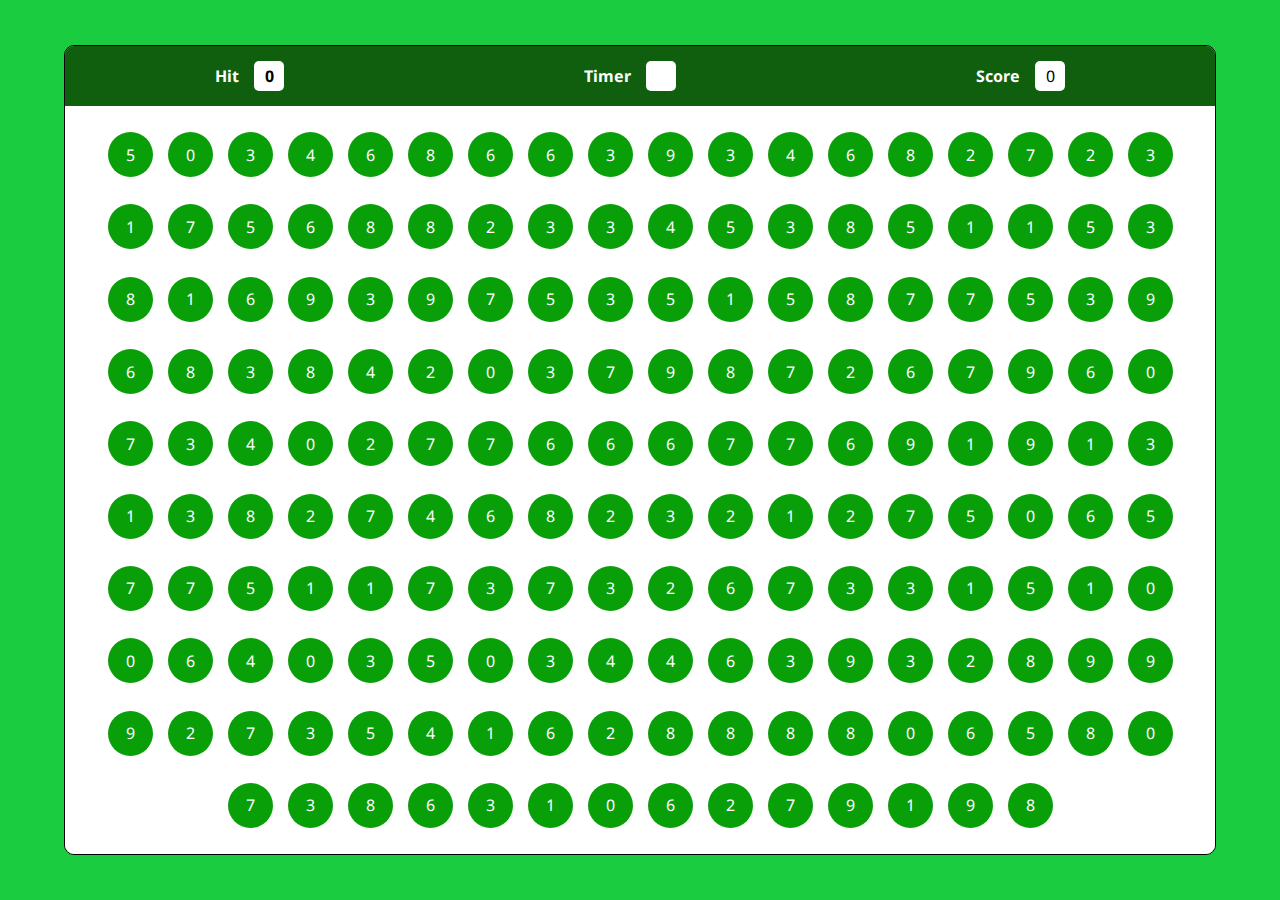
<file: Bubble Game/index.html>
<!DOCTYPE html>
<html lang="en">
<head>
  <meta charset="UTF-8">
  <meta name="viewport" content="width=device-width, initial-scale=1.0">
  <title>Document</title>
  <link rel="stylesheet" href="index.css">
</head>
<body>
  <div class="main">
     <div class="container">
     <div class="contain-top">
      <div class="elem">
        <h4>Hit<h4>
        <div id="HitFunction" class="box"></div>
      </div>
      <div class="elem">
        <h4>Timer</h4>
        <div id="TimeFunction" class="box"></div>
      </div>
      <div class="elem">
        <h4>Score</h4>
        <div id="ScoreFunction" class="box"></div>
      </div>
      
     </div>
     <div class="c-bottom">
      
       
     </div>
    </div> 
  </div>
  <script src="index.js"></script>
</body>
</html>
</file>
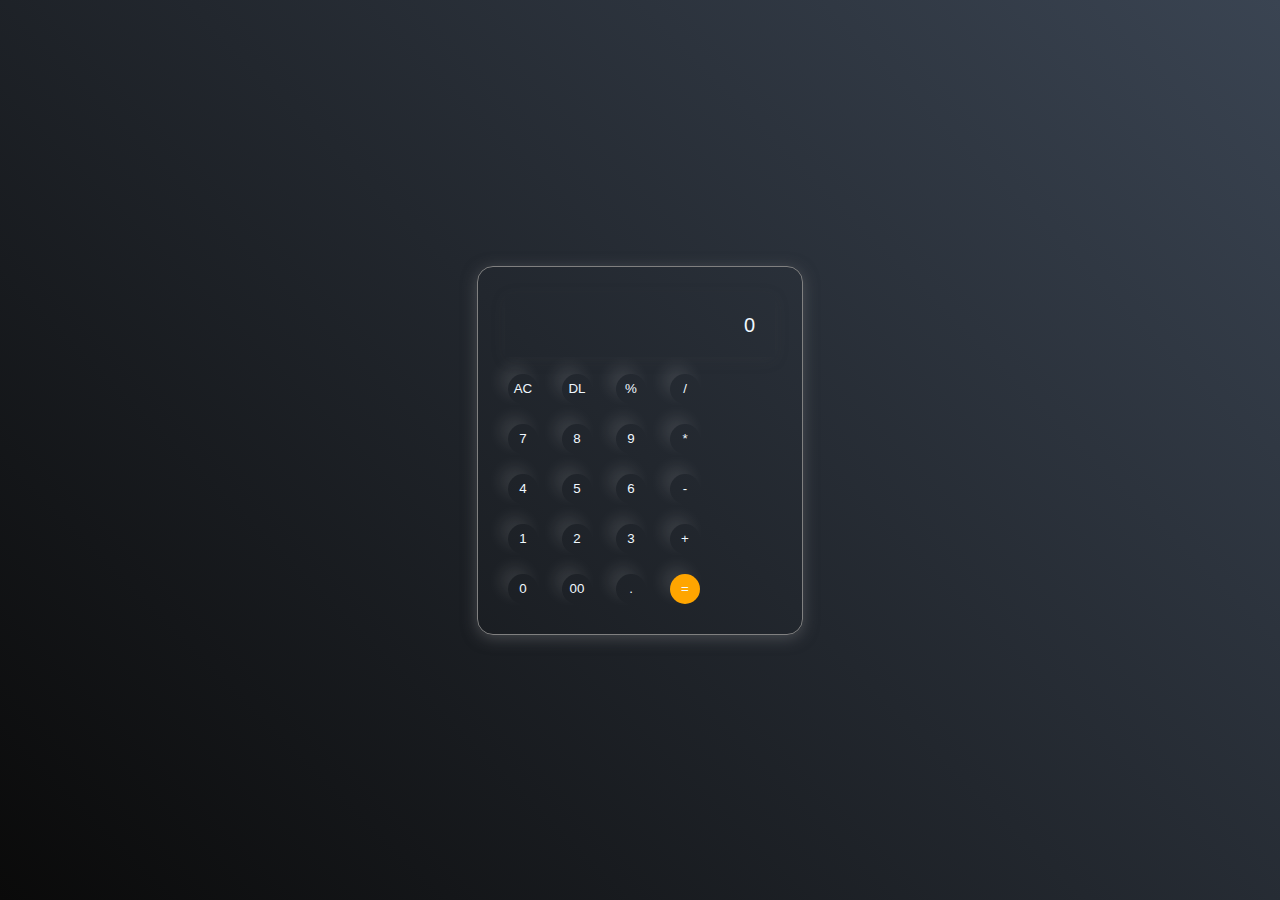
<file: calculator/index.html>
<!DOCTYPE html>
<html lang="en">
<head>
  <meta charset="UTF-8">
  <meta name="viewport" content="width=device-width, initial-scale=1.0">
  <title>Document</title>
  <link rel="stylesheet" href="index.css">
</head>
<body>
  <div class="container">
      <input type="text" placeholder="0" id="inputText">
  
    <div class="row">
      <button class="button">AC</button>
      <button class="button">DL</button>
      <button class="button">%</button>
      <button class="button">/</button>
    </div>
    <div class="row">
      <button class="button">7</button>
      <button class="button">8</button>
      <button class="button">9</button>
      <button class="button">*</button>
    </div>
    <div class="row">
      <button class="button">4</button>
      <button class="button">5</button>
      <button class="button">6</button>
      <button class="button">-</button>
    </div>
    <div class="row">
      <button class="button">1</button>
      <button class="button">2</button>
      <button class="button">3</button>
      <button class="button">+</button>
    </div>
    <div class="row">
      <button class="button">0</button>
      <button class="button">00</button>
      <button class="button">.</button>
      <button class="button equalbtn">=</button>
    </div>
   
  </div>
  <script src="index.js"></script>
</body>
</html>
</file>
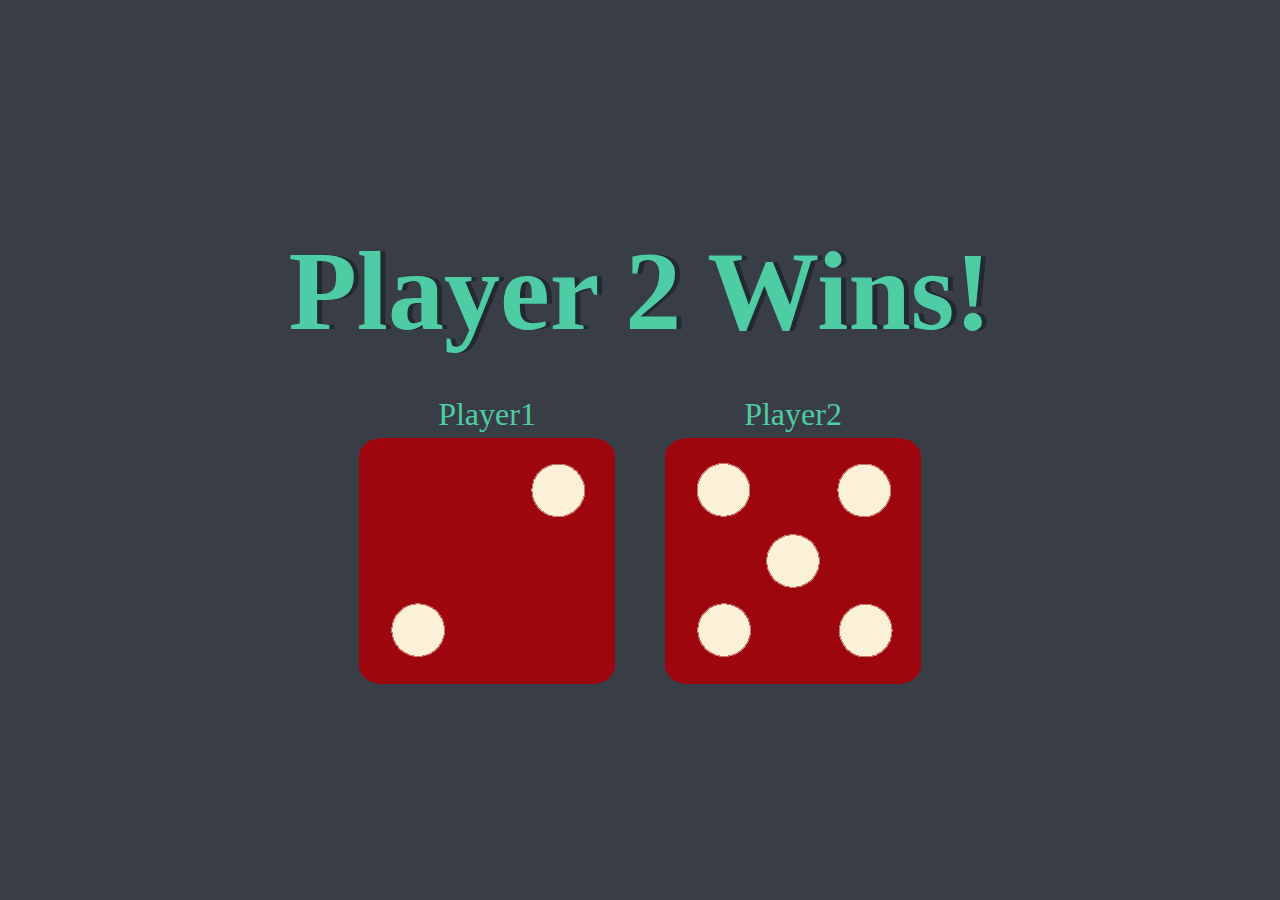
<file: Dice Game/index.html>
<!DOCTYPE html>
<html lang="en">
<head>
  <meta charset="UTF-8">
  <meta name="viewport" content="width=device-width, initial-scale=1.0">
  <title>Document</title>
  <link rel="stylesheet" href="index.css">
</head>
<body>
  <div class="container">
  
      <h1 class="Declare">Refresh Me</h1>
  
     
      <div class="player">
        <div class="p1">
          <h2>Player1</h2>
          <img class="Player1" src="" alt="">
        </div>
        <div class="p2">
          <h2>Player2</h2>
          <img class="Player2" src="" alt="">
        </div>
      </div>
    </div>
    <script src="index.js"></script>
</body>
</html>
</file>
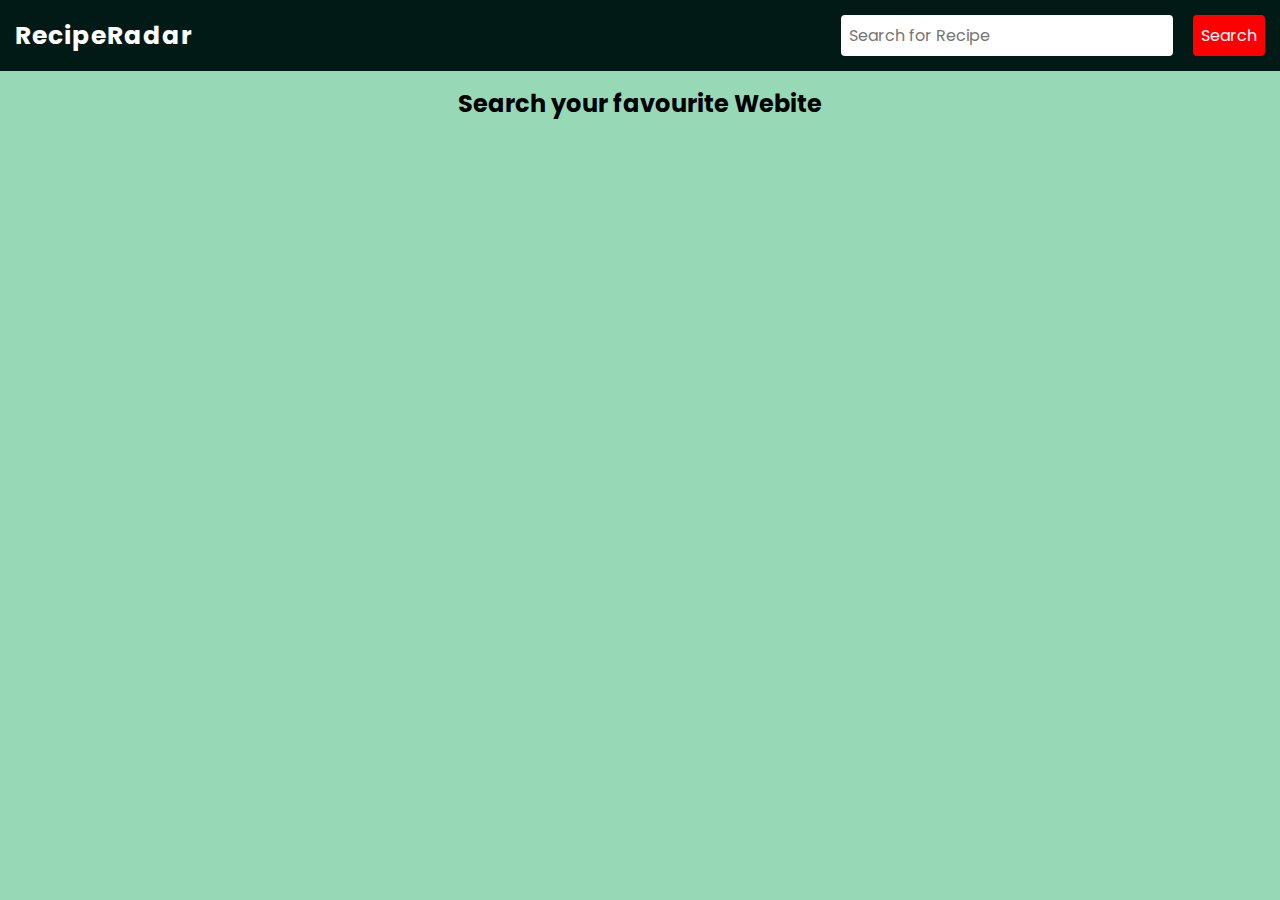
<file: Recipe App/index.html>
<!DOCTYPE html>
<html lang="en">
<head>
  <meta charset="UTF-8">
  <meta name="viewport" content="width=device-width, initial-scale=1.0">
  <title>RecipeRadar</title>
  <link rel="stylesheet" href="index.css">
</head>
<body>
  <header>
    <nav>
      <h1>RecipeRadar</h1>
      <form>
        <input type="text" placeholder="Search for Recipe" class="searchBox">
        <button type="submit" class="searchBtn">Search</button>        
      </form>
    </nav>
  </header>
  <main>
    <section>
      <div class="recipe-container">
        <h2>Search your favourite Webite</h2>
      </div>
      <div class="recipe-details">
        <button class="recipe-close-btn">
          <svg width="20" height="20" viewBox="0 0 24 24" fill="none" xmlns="http://www.w3.org/2000/svg">
            <path d="M19 5L5 19M5 5L19 19" stroke="#000000" stroke-width="1.5" stroke-linecap="round" stroke-linejoin="round"/>
            </svg>
        </button>
        <div class="recipe-details-content">

        </div>
      </div>
    </section>
  </main>
  <script src="script.js"></script>
</body>
</html>
</file>
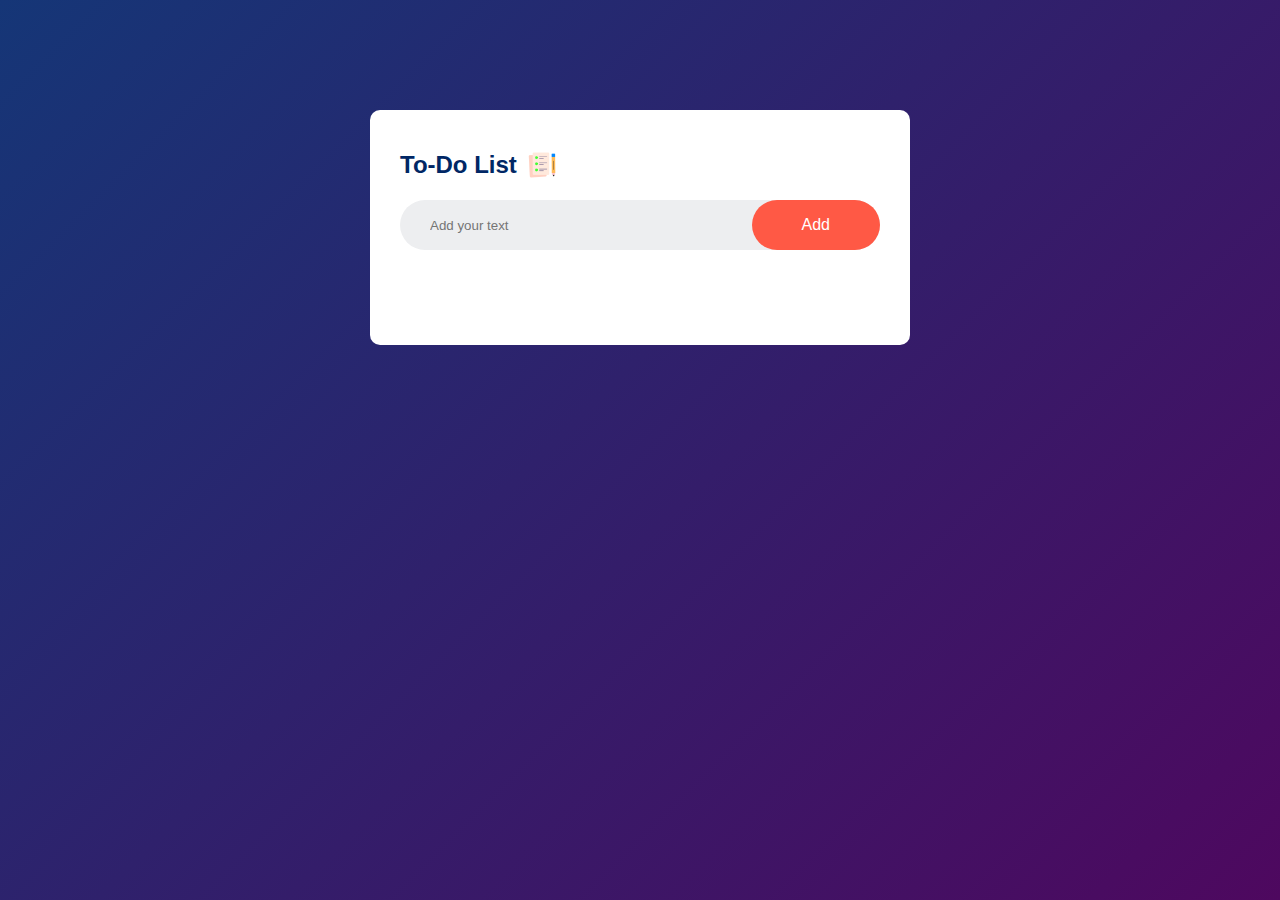
<file: to do list/index.html>
<!DOCTYPE html>
<html lang="en">
<head>
  <meta charset="UTF-8">
  <meta name="viewport" content="width=device-width, initial-scale=1.0">
  <title>Document</title>
  <link rel="stylesheet" href="index.css">
</head>
<body>
  <div class="container">
    <div class="todo-app">
      <h2>To-Do List <img src="icon.png" alt=""></h2>
      <div class="row">
        <input type="text" id="input-box" placeholder="Add your text">
        <button onclick="action()">Add</button>
      </div>
      <ul id="list-container">
       
      </ul>
    </div>
  </div>
  <script src="index.js"></script>
</body>
</html>
</file>
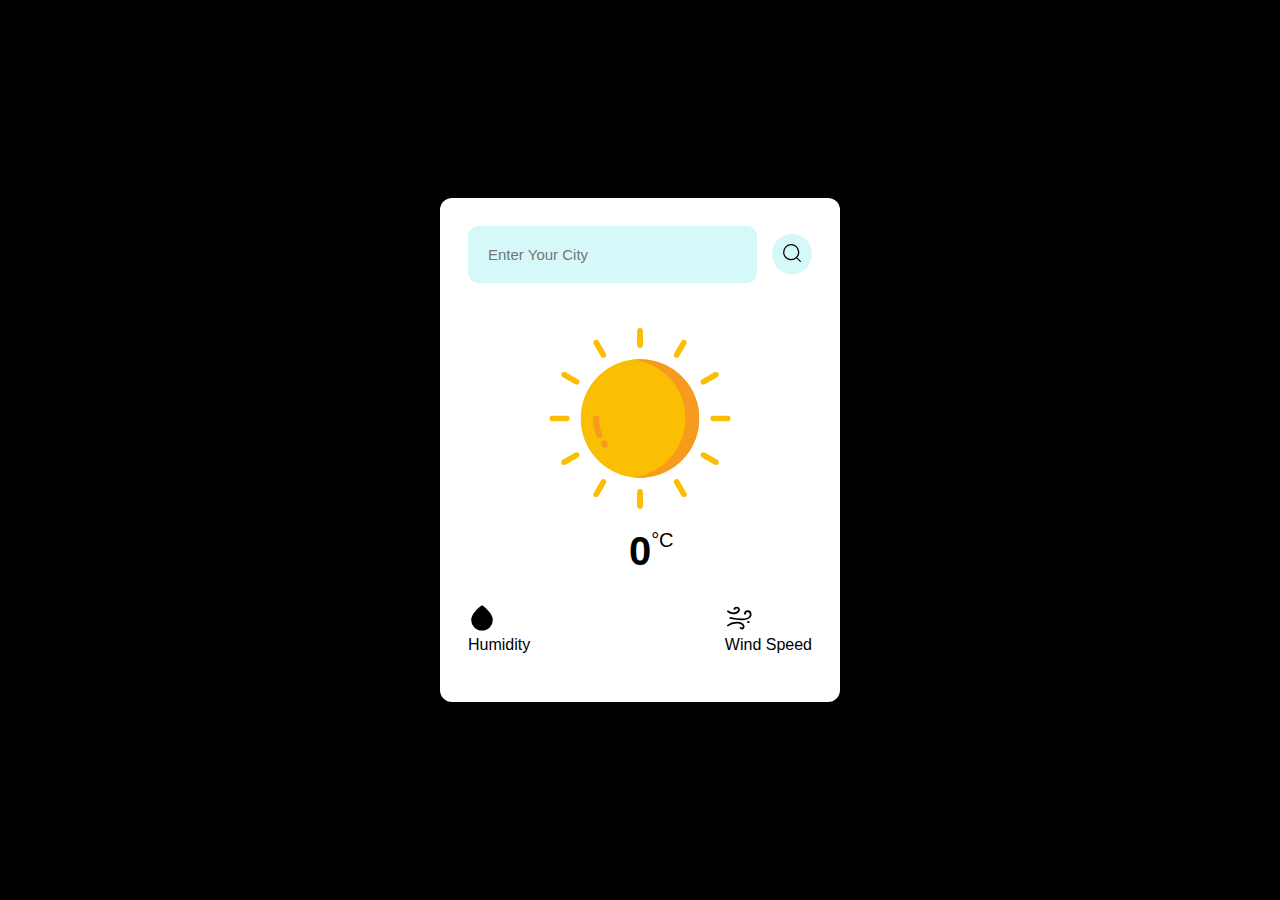
<file: weather App/index.html>
<!DOCTYPE html>
<html lang="en">
<head>
  <meta charset="UTF-8">
  <meta name="viewport" content="width=device-width, initial-scale=1.0">
  <title>Document</title>
  <link rel="stylesheet" href="index.css">
</head>
<body>
  <div class="container">
    <div class="header">
      <div class="search-box">
        <input type="text" placeholder="Enter Your City" class="input">
        <button class="button"><svg width="20" height="20" viewBox="0 0 24 24" fill="none" xmlns="http://www.w3.org/2000/svg">
          <path d="M17.5 17.5L22 22" stroke="#000000" stroke-width="1.5" stroke-linecap="round" stroke-linejoin="round"/>
          <path d="M20 11C20 6.02944 15.9706 2 11 2C6.02944 2 2 6.02944 2 11C2 15.9706 6.02944 20 11 20C15.9706 20 20 15.9706 20 11Z" stroke="#000000" stroke-width="1.5" stroke-linejoin="round"/>
          </svg></button>
      </div>
    </div>
    <div class="weather-body">
    <img src="clear.png" alt="" class="weatherImage">

    <div class="weather-box">
      <p class="temp">0 <sup class="deg">°C</sup></p>
      <p class="desc"></p>
    </div>

    <div class="weather-details">
      <div class="humidity">
        <svg width="28" height="28" viewBox="0 0 24 24" fill="#000000" xmlns="http://www.w3.org/2000/svg">
          <path d="M12 2C12 2 3.5 8 3.5 13.678C3.5 17.7804 6.71878 22 12 22C17.2812 22 20.5 17.7804 20.5 13.678C20.5 8 12 2 12 2Z" stroke="#000000" stroke-width="1.5"/>
          <path d="M16 14C16 16.2091 14.2091 18 12 18" stroke="#000000" stroke-width="1.5" stroke-linejoin="round"/>
        </svg>
        <div class="text">
          <span id="humi"></span>
          <p>Humidity</p>
        </div>
      </div>  
        <div class="WindSpeed">
          <svg width="28" height="28" viewBox="0 0 24 24" fill="none" xmlns="http://www.w3.org/2000/svg">
            <path d="M2 5.94145C5.5 9.37313 10.5755 7.90241 11.7324 5.94145C11.9026 5.65301 12 5.31814 12 4.96096C12 3.87795 11.1046 3 10 3C8.89543 3 8 3.87795 8 4.96096" stroke="#000000" stroke-width="1.5"/>
            <path d="M17 8.92814C17 7.31097 18.1193 6 19.5 6C20.8807 6 22 7.31097 22 8.92814C22 9.6452 21.7799 10.3021 21.4146 10.8111C19.3463 14.1915 9.2764 12.9164 4 11.8563" stroke="#000000" stroke-width="1.5"/>
            <path d="M13.0854 19.8873C13.2913 20.5356 13.8469 21 14.5 21C15.3284 21 16 20.2528 16 19.331C16 19.0176 15.9224 18.7244 15.7873 18.4738C14.4999 15.9925 7.99996 14.3239 2 18.7746" stroke="#000000" stroke-width="1.5"/>
            <path d="M19 15.5H21" stroke="#000000" stroke-width="1.5" stroke-linejoin="round"/>
            </svg>
          <div class="text">
            <span id="wind"> </span>
            <p>Wind Speed</p>
          </div>              
        
      </div>
    
    </div>
  </div>
  <script src="index.js"></script>
</body>
</html>
</file>
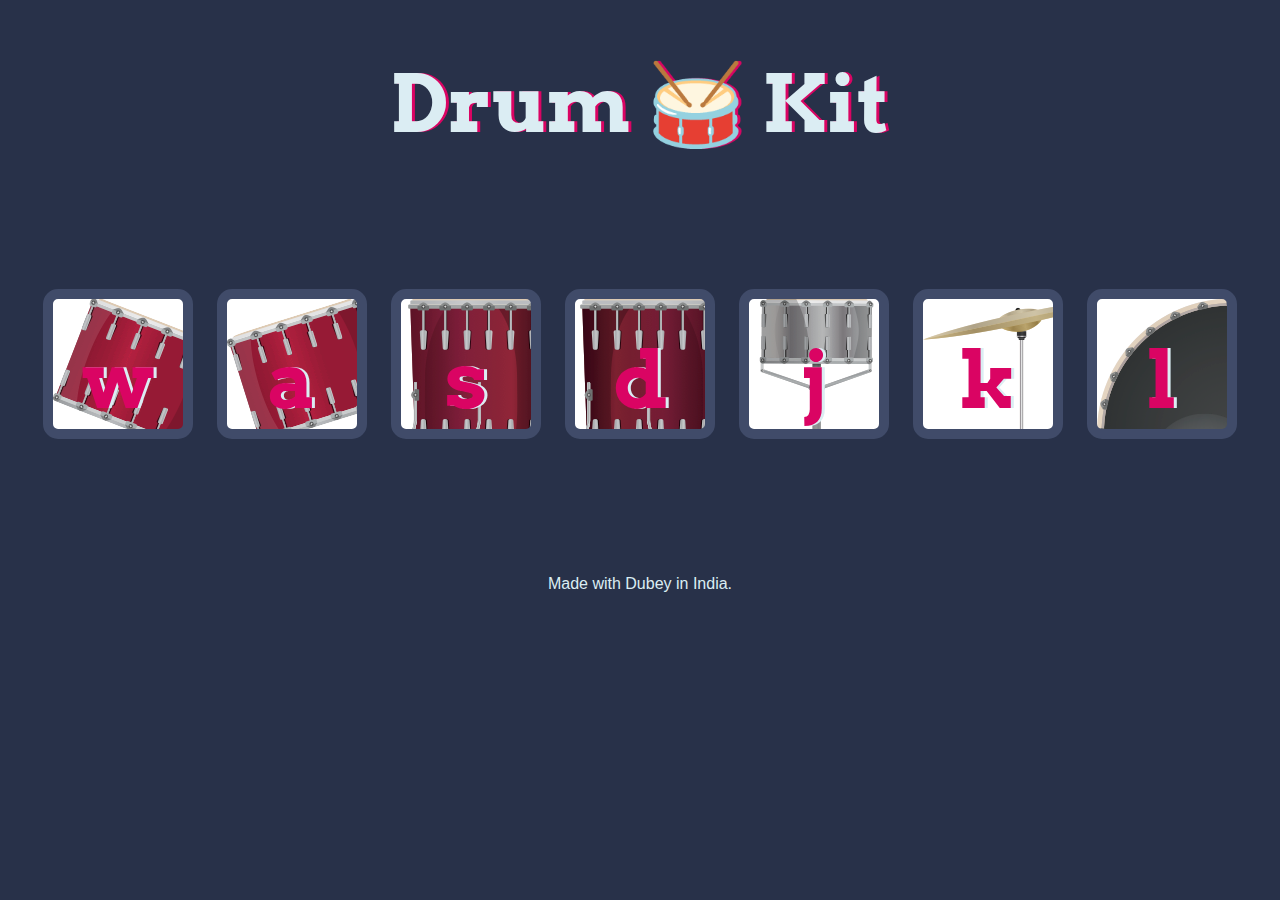
<file: Drum Kit Completed/Drum Kit Completed/index.html>
<!DOCTYPE html>
<html lang="en" dir="ltr">

<head>
  <meta charset="utf-8">
  <title>Drum Kit</title>
  <link rel="stylesheet" href="styles.css">
  <link href="https://fonts.googleapis.com/css?family=Arvo" rel="stylesheet">
</head>

<body>
  <h1 id="title">Drum 🥁 Kit</h1>
  <div class="set">
    <button class="w drum">w</button>
    <button class="a drum">a</button>
    <button class="s drum">s</button>
    <button class="d drum">d</button>
    <button class="j drum">j</button>
    <button class="k drum">k</button>
    <button class="l drum">l</button>
  </div>


<script src="index.js" charset="utf-8"></script>

<footer>
  Made with Dubey in India.
</footer>
</body>
</html>
</file>
<file: Bubble Game/index.css>
@import url('https://fonts.googleapis.com/css2?family=Noto+Sans&display=swap');

*{
  margin: 0;
  padding: 0;
  box-sizing: border-box;
  font-family: 'Noto Sans', sans-serif;
}
body{
  height: 100%;
  width: 100%;
  /* background-color: rgb(25, 204, 64); */
}

.main{
   height: 100vh;
  width: 100vw;
  background-color: rgb(25, 204, 64);
  display: flex;
  align-items: center;
  justify-content: center;
}
 .container{
  height: 90%;
  width: 90%;
  background-color: rgb(152, 216, 170);
  border: 1px solid black;
  border-radius: 10px;
  overflow: hidden;
} 
.contain-top{
  width: 100%;
  height: 60px;
  background-color: rgb(15, 95, 15);
  display: flex;
  flex-direction: row;
  align-items: center;
  justify-content: space-around;
  color: white;
}
.elem{
  display: flex;
  flex-direction: row;
  align-items: center;
  justify-content: center;
  gap: 15px;
}
.box{
  height: 30px;
  width: 30px;
  display: flex;
  align-items: center;
  justify-content: center;
  /* border: 1px solid red; */
  background-color: white;
  color: black;
  border-radius: 5px;
}
.c-bottom{
  display: flex;
  align-items: center;
  justify-content: center;
  gap: 15px;
  flex-wrap: wrap;
  padding: 20px;
  width: 100%;
  height: calc(100% - 60px);
  background-color: white;
}
.bubble{
  height: 45px;
  width: 45px;
  /* border: 1px solid red; */
  border-radius: 50%;
  background-color: rgb(9, 159, 9);
  color: white;
  display: flex;
  align-items: center;
  justify-content: center;
}
.bubble:hover{
  background-color: rgb(6, 75, 6);
  cursor: pointer;
}
</file>
<file: calculator/index.css>
*{
 margin: 0;
 padding: 0;
 box-sizing: border-box; 
}
body{
  height: 100vh;
  width: 100%;
  display: flex;
  justify-content: center;
  align-items: center;
  background: linear-gradient(45deg,#0a0a0a,#3a4452);
}
.container{
  border: 1px solid gray;
  padding: 20px;
  border-radius: 16px;
  background: transparent;
  box-shadow: 0 3px 15px rgba(113, 115, 119, 0.5);
  cursor: pointer;
}
input::placeholder{
  color: aliceblue;
}
input{
  width: 270px;
  border: none;
  padding: 20px;
  margin: 7px;
  background: transparent;
  box-shadow: 0 3px 15px rgba(84,84,84, 0.1);
  font-size: 20px;
  text-align: right;
  color: aliceblue;
}
button{
  border: none;
  width: 30px;
  height: 30px;
  margin: 10px;
  border-radius: 50%;
  background: transparent;
  color: aliceblue;
  box-shadow: -8px -8px 15px rgba(255, 255, 255, 0.1);
}
button:hover{
  cursor: pointer;
}
.equalbtn{
  background-color: orange;
}
</file>
<file: Dice Game/index.css>
*{
  margin: 0;
  padding: 0;
  box-sizing: border-box;
  background-color: #393E46;
}
body{
  height: 100%;
  width: 100%;
}

.container{
  width: 75vw;
  height: 100vh;
  margin: 0 auto;
  /* border: 1px solid red; */
  display: flex;
  flex-direction: column;
  justify-content: center;
  align-items: center;
  gap: 20px;
}
.container h1{
  margin: 20px;
  font-family: 'Lobster', cursive;
  text-shadow: 5px 0 #232931;
  font-size: 7rem;
  color: #4ECCA3;
}
.player{
  display: flex;
  gap: 50px;
  text-align: center;
}
.player h2{
  font-size: 2rem;
  color: #4ECCA3;
  font-family: 'Indie Flower', cursive;
  font-weight: 100;
}
</file>
<file: Recipe App/index.css>
@import url('https://fonts.googleapis.com/css2?family=Poppins&display=swap');
*{
  margin: 0;
  padding: 0;
  box-sizing: border-box;
  font-family: 'Poppins', sans-serif;

}
body{
  height: 100%;
  width: 100%;
  background-color: rgb(151, 217, 183);
}
header nav{
  background-color: rgb(1, 26, 21);
  color: white;
  display: flex;
  align-items: center;
  justify-content: space-between;
  padding: 15px;
}
header nav h1{
font-size: 25px;
font-weight: 700;
letter-spacing: 1px;
}
header nav form{
  display: flex;
  justify-content: center;
  gap: 20px;
}
form input[type="text"],button[type = "submit"]{
 border: none;
 font-size: 16px;
 padding: 8px;
 border-radius: 4px;
}
button[type = "submit"]{
  background-color: red;
  color: white;
  cursor: pointer;
  transition: all 0.5s ease;
}
button[type = "submit"]:hover{
  transform: scale(1.1);
}

/* Main Container Style */
.recipe-container{
  text-align: center;
  margin-top: 15px;
  display: flex;
  flex-wrap: wrap;
  justify-content: center;
  align-items: center;
  /* border: 1px solid red; */
  width: 100%;
  height: 100%;
  gap:20px
}
.recipe{
  background-color: black;
  color: white;
  border-radius: 10px;
  overflow: hidden;
  box-shadow: 2px 2px 2px rgb(2, 58, 2) ;
  cursor: pointer;
  transition: transform 0.3s ease-in-out;
}
.recipe:hover{
  transform: scale(1.023);
}
.recipe img{
  height: 300px;
  width: 300px;
}
.recipe button{
  padding: 10px;
  width: 100%;
  margin-top: 5px;
  font-size: 20px;
  cursor: pointer;
}
.recipe-details{
  display: none;
  position: fixed;
  top: 50%;
  left:50%;
  transform: translate(-50%,-50%);
  -webkit-transform: translate(-50%,-50%);
  background-color: rgb(21, 180, 58);
 border-radius: 12px;
 width: 40%;
 height: 60%;
 font-size: 20px; 
 /* text-align: center; */
 transition: all 0.5s ease-in-out;
 overflow-y:scroll ;
}
.recipe-details ::-webkit-scrollbar{
  width: 10px;
}
.recipe-details-content{
  padding: 28px;
}
.recipeName{
  text-transform: uppercase;
  text-decoration: underline;
  text-align: center;
}
.recipe-details ::-webkit-scrollbar-thumb{
  background-color: gainsboro;
  border-radius: 12px;
  --webkit-border-radius:16px
}

.recipe-close-btn{
  position: absolute;
  top: 2px;
  right:5px;
  /* position: sticky; */
  display: flex;
  justify-content: center;
  align-items: center;
}

.recipe-details ul{
  /* list-style: none; */
  
}
.recipe-details p{
  line-height: 20px;
  white-space: pre-line;

}

/* Responsive  */
@media screen and (max-width:600px) {
  header nav{
    flex-direction: column;
  }
  header nav h1{
    margin-block: 8px;
  }
  header nav form{
    gap: 20px;
    
  }
  .recipe-details{
   
    top: 50%;
    left:50%;
    transform: translate(-30%,-50%); 
  -webkit-transform: translate(-50%,-50%);
   /* border-radius: 12px; */
   width: 80%;
   height: 50%;
   font-size: 20px; 
   text-align: center;
   transition: all 0.5s ease-in-out;
   
  }
  .recipe-details ul{
    list-style: none;
    
  }
}
</file>
<file: to do list/index.css>
*{
  margin: 0;
  padding: 0;
  box-sizing: border-box;
  font-family: 'Franklin Gothic Medium', 'Arial Narrow', Arial, sans-serif;
}
.container{
  width: 100%;
  min-height: 100vh;
  background: linear-gradient(135deg,#153677,#4e085f);
  padding: 10px;
}
.todo-app{
  width: 100%;
  max-width: 540px;
  background: #fff;
  margin: 100px auto 20px;
  padding: 40px 30px 70px;
  border-radius: 10px;
}
.todo-app h2{
  color: #002765;
  display: flex;
  align-items: center;
  margin-bottom: 20px;
}
.todo-app h2 img{
  width: 30px;
  margin-left: 10px;
}
.row{
  display: flex;
  align-items: center;
  justify-content: space-between;
  background: #edeef0;
  border-radius: 30px;
  padding-left: 20px;
  margin-bottom: 25px;
}
input{
  flex: 1;
  border: none;
  outline: none;
  background: transparent;
  padding: 10px;
  font-weight: 14px;
}
button{
  border: none;
  outline: none;
  padding: 16px 50px;
  background: #ff5945;
  color: white;
  font-size: 16px;
  cursor: pointer;
  border-radius: 40px;
}
ul li{
  list-style: none;
  font-size: 17px;
  padding: 12px 8px 12px 50px;
  /* by user select:none we cannot select the element by double clicking on it */
  user-select: none;       
  cursor: pointer;
  position: relative;
}
ul li::before{
  content: '';
  position: absolute;
  height: 28px;
  width: 28px;
  border-radius: 50%;
  background-image: url(unchecked.png);
  background-size: cover;
  background-position: center;
  top: 12px;
  left: 8px;
}
ul li.checked{
  color: #555;
  text-decoration: line-through;
}
.checked::before{
  background-image: url(checked.png);
}

ul li span{
  position: absolute;
  right: 0;
  height: 20px;
  width: 20px;
  border-radius: 50%;
  background-color: grey;
  text-align: center;
}
</file>
<file: weather App/index.css>
*{
  margin: 0;
  padding: 0;
  box-sizing: border-box;
  font-family: sans-serif;
  border: none;
  outline: none;
}
body{
  min-height: 100vh;
  min-width: 100vw;
  display: flex;
  justify-content: center;
  align-items: center;
  background-color: black;
}

.container{
  width: 400px;
  height: min-content;
  background-color: white;
  border-radius: 12px;
  padding: 28px;
}
.search-box{
  width: 100%;
  height: min-content;
  display: flex;
  justify-content: space-between;
  align-items: center;
}
.search-box input{
  width: 84%;
  font-size: 15px;
  text-transform: capitalize;
  color: black;
  background-color: rgb(213, 249, 249);
  padding: 20px;
  border-radius: 10px;
}
.search-box button{
  width: 40px;
  height: 40px;
  background-color: rgb(213, 249, 249);
  border-radius: 50%;
  cursor: pointer;
}
.weather-body{
  display: flex;
  justify-content: center;
  align-items: center;
  flex-direction: column;
  margin-block: 20px;
}
.weather-body img{
  width: 60%;
}
.weather-box{
  margin-block: 20px;
  text-align: center;
}

.weather-box .temp{
  font-size: 40px;
  font-weight: 700;
  position: relative;
}

.weather-box .deg{
  position: absolute;
  font-size: 20px;
  font-weight: 400;
}
.weather-box .desc{
  font-size: 20px;
  font-weight: 400;
  text-transform: capitalize;
}
.weather-details{
  display: flex;
  width: 100%;
  /* border: 1px solid red; */
  flex-direction: row;
  justify-content: space-between;
  align-items: center;
  margin-top: 10px;
}
</file>
<file: Drum Kit Completed/Drum Kit Completed/styles.css>
body {
  text-align: center;
  background-color: #283149;
}

h1 {
  font-size: 5rem;
  color: #DBEDF3;
  font-family: "Arvo", cursive;
  text-shadow: 3px 0 #DA0463;

}

footer {
  color: #DBEDF3;
  font-family: sans-serif;
}

.w {
  background-image: url("images/tom1.png");
}

.a {
  background-image: url("images/tom2.png");
}

.s {
  background-image: url("images/tom3.png");
}

.d {
  background-image: url("images/tom4.png");
}

.j {
  background-image: url("images/snare.png");
}

.k {
  background-image: url("images/crash.png");
}

.l {
  background-image: url("images/kick.png");
}

.set {
  margin: 10% auto;
}

.pressed {
  box-shadow: 0 3px 4px 0 #DBEDF3;
  opacity: 0.5;
}

.red {
  color: red;
}

.drum {
  outline: none;
  border: 10px solid #404B69;
  font-size: 5rem;
  font-family: 'Arvo', cursive;
  line-height: 2;
  font-weight: 900;
  color: #DA0463;
  text-shadow: 3px 0 #DBEDF3;
  border-radius: 15px;
  display: inline-block;
  width: 150px;
  height: 150px;
  text-align: center;
  margin: 10px;
  background-color: white;
}
</file>
